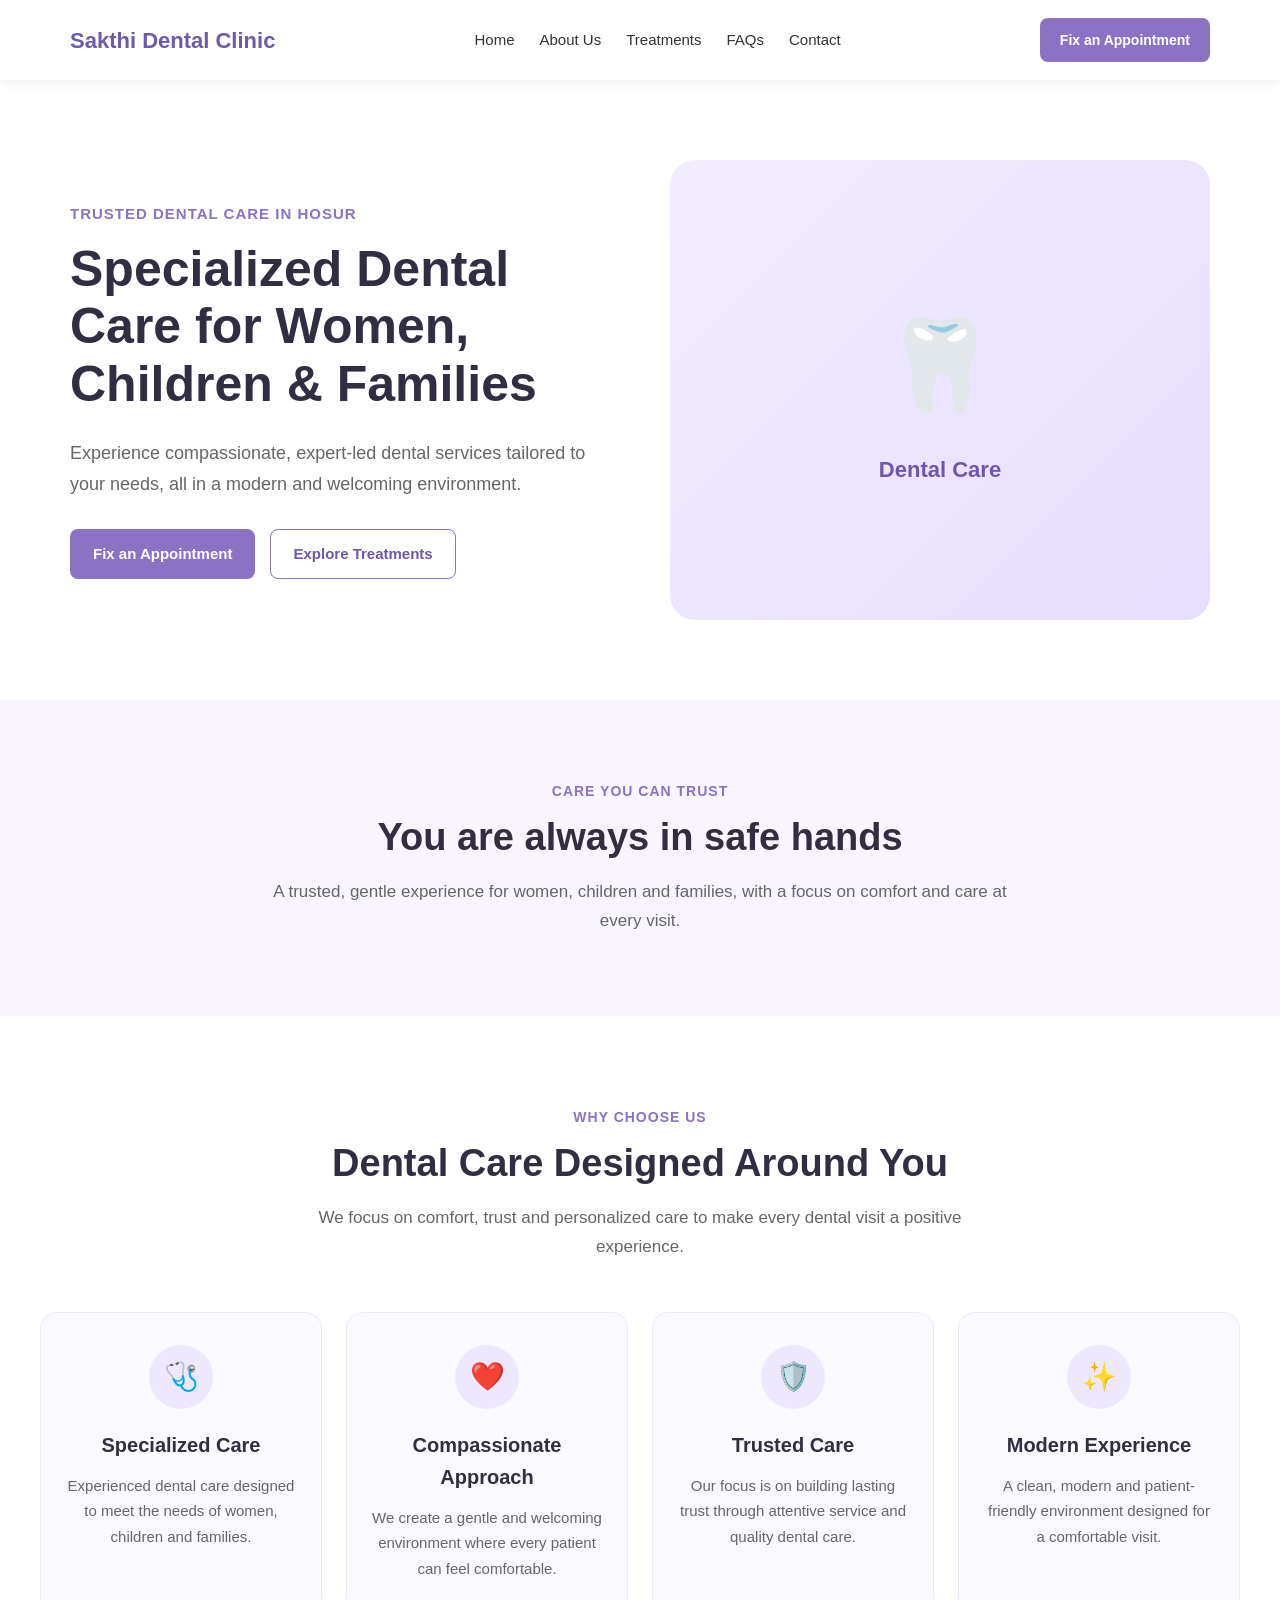
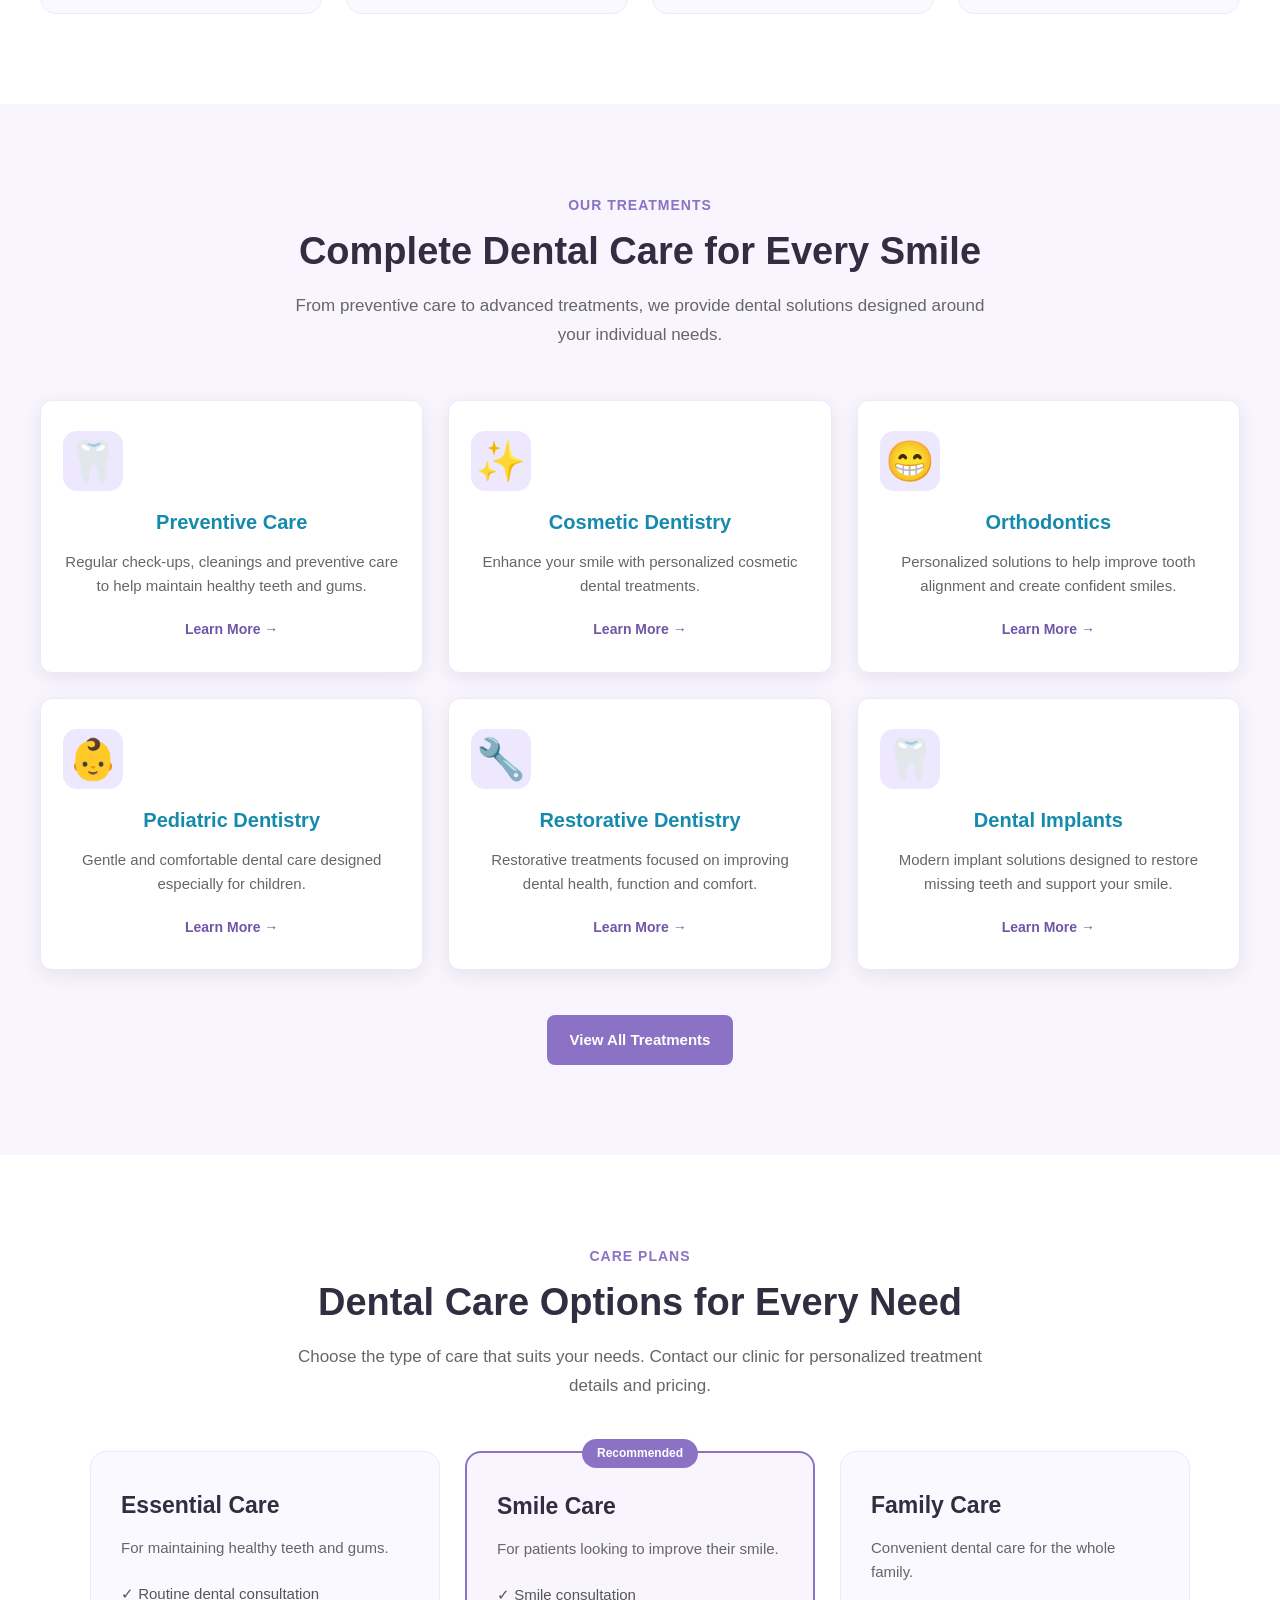
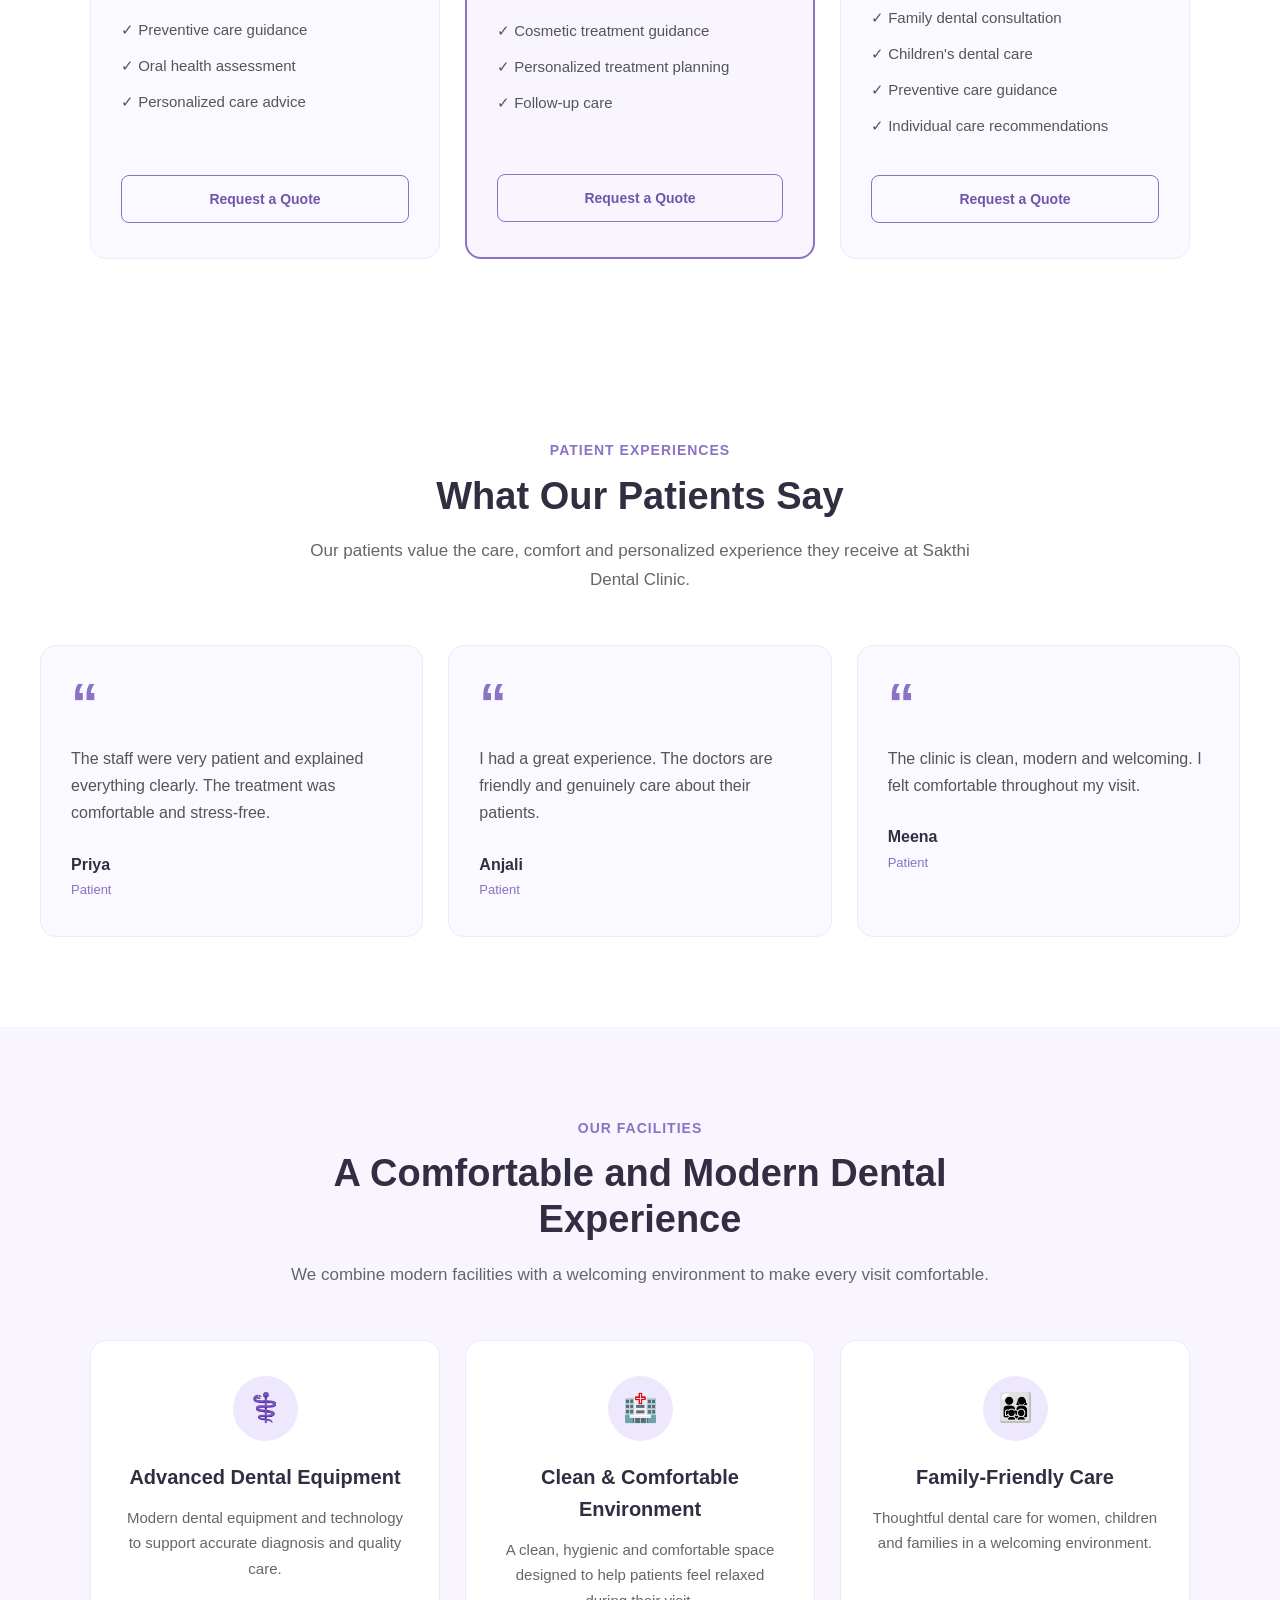
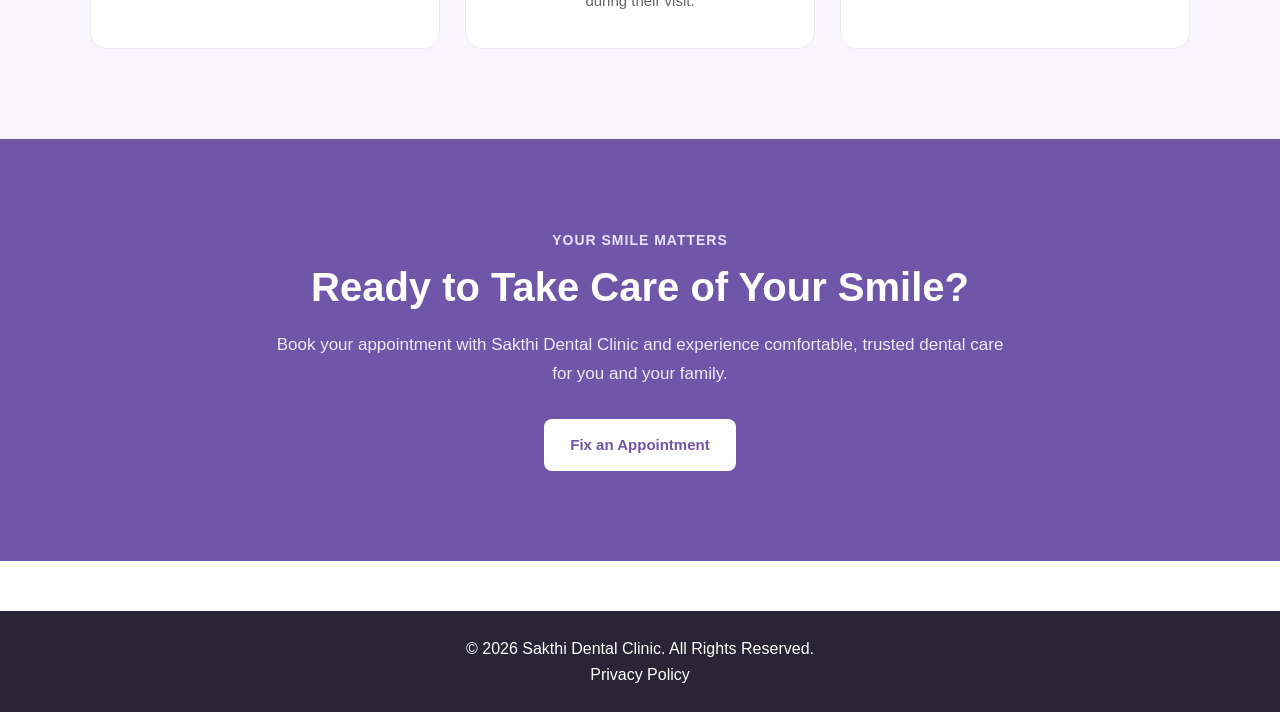
<file: index.html>
<!DOCTYPE html>
<html lang="en">

<head>

    <!-- Basic Page Settings -->
    <meta charset="UTF-8">

    <meta name="viewport" content="width=device-width, initial-scale=1.0">

    <!-- SEO Description -->
    <meta name="description"
        content="Sakthi Dental Clinic provides compassionate dental care for women, children and families in Hosur.">

    <!-- Page Title -->
    <title>Sakthi Dental Clinic | Specialized Dental Care</title>

    <!-- Main CSS -->
    <link rel="stylesheet" href="css/style.css">

    <!-- Responsive CSS -->
    <link rel="stylesheet" href="css/responsive.css">

</head>


<body>


    <!-- =========================================
         HEADER / NAVBAR
    ========================================== -->

    <header>

        <nav class="navbar">

            <!-- Clinic Logo / Name -->

            <div class="logo">

                <a href="index.html">
                    Sakthi Dental Clinic
                </a>

            </div>


            <!-- Navigation Links -->

            <ul class="nav-links">

                <li>
                    <a href="index.html">Home</a>
                </li>

                <li>
                    <a href="about.html">About Us</a>
                </li>

                <li>
                    <a href="treatments.html">Treatments</a>
                </li>

                <li>
                    <a href="faqs.html">FAQs</a>
                </li>

                <li>
                    <a href="contact.html">Contact</a>
                </li>

            </ul>


            <!-- Appointment CTA -->

            <a href="contact.html" class="appointment-btn">
                Fix an Appointment
            </a>

        </nav>

    </header>



    <!-- =========================================
         MAIN CONTENT
    ========================================== -->

    <main>


        <!-- =========================================
             HERO SECTION
        ========================================== -->

        <section class="hero">

            <div class="hero-content">

                <p class="hero-tag">
                    Trusted Dental Care in Hosur
                </p>

                <h1>
                    Specialized Dental Care for
                    Women, Children & Families
                </h1>

                <p class="hero-description">
                    Experience compassionate, expert-led dental services
                    tailored to your needs, all in a modern and welcoming
                    environment.
                </p>


                <div class="hero-buttons">

                    <a href="contact.html" class="primary-btn">
                        Fix an Appointment
                    </a>

                    <a href="treatments.html" class="secondary-btn">
                        Explore Treatments
                    </a>

                </div>

            </div>


            <div class="hero-image">

                <div class="image-placeholder">

                    <span>🦷</span>

                    <p>
                        Dental Care
                    </p>

                </div>

            </div>

        </section>



        <!-- =========================================
             SAFE HANDS SECTION
        ========================================== -->

        <section class="safe-hands">

            <div class="safe-hands-content">

                <p class="section-tag">
                    CARE YOU CAN TRUST
                </p>

                <h2>
                    You are always in safe hands
                </h2>

                <p>
                    A trusted, gentle experience for women, children
                    and families, with a focus on comfort and care
                    at every visit.
                </p>

            </div>

        </section>



        <!-- =========================================
             WHY CHOOSE US SECTION
        ========================================== -->

        <section class="why-choose">

            <div class="section-heading">

                <p class="section-tag">
                    WHY CHOOSE US
                </p>

                <h2>
                    Dental Care Designed Around You
                </h2>

                <p>
                    We focus on comfort, trust and personalized care
                    to make every dental visit a positive experience.
                </p>

            </div>


            <div class="why-cards">


                <!-- Card 1 -->

                <div class="why-card">

                    <div class="why-icon">
                        🩺
                    </div>

                    <h3>
                        Specialized Care
                    </h3>

                    <p>
                        Experienced dental care designed to meet
                        the needs of women, children and families.
                    </p>

                </div>


                <!-- Card 2 -->

                <div class="why-card">

                    <div class="why-icon">
                        ❤️
                    </div>

                    <h3>
                        Compassionate Approach
                    </h3>

                    <p>
                        We create a gentle and welcoming environment
                        where every patient can feel comfortable.
                    </p>

                </div>


                <!-- Card 3 -->

                <div class="why-card">

                    <div class="why-icon">
                        🛡️
                    </div>

                    <h3>
                        Trusted Care
                    </h3>

                    <p>
                        Our focus is on building lasting trust through
                        attentive service and quality dental care.
                    </p>

                </div>


                <!-- Card 4 -->

                <div class="why-card">

                    <div class="why-icon">
                        ✨
                    </div>

                    <h3>
                        Modern Experience
                    </h3>

                    <p>
                        A clean, modern and patient-friendly environment
                        designed for a comfortable visit.
                    </p>

                </div>

            </div>

        </section>



        <!-- =========================================
             FEATURED TREATMENTS SECTION
        ========================================== -->

        <section class="treatments-section">

            <div class="section-heading">

                <p class="section-tag">
                    OUR TREATMENTS
                </p>

                <h2>
                    Complete Dental Care for Every Smile
                </h2>

                <p>
                    From preventive care to advanced treatments,
                    we provide dental solutions designed around
                    your individual needs.
                </p>

            </div>


            <div class="treatment-cards">


                <!-- Treatment 1 -->

                <div class="treatment-card">

                    <div class="treatment-icon">
                        🦷
                    </div>

                    <h3>
                        Preventive Care
                    </h3>

                    <p>
                        Regular check-ups, cleanings and preventive
                        care to help maintain healthy teeth and gums.
                    </p>

                    <a href="treatments.html">
                        Learn More →
                    </a>

                </div>


                <!-- Treatment 2 -->

                <div class="treatment-card">

                    <div class="treatment-icon">
                        ✨
                    </div>

                    <h3>
                        Cosmetic Dentistry
                    </h3>

                    <p>
                        Enhance your smile with personalized cosmetic
                        dental treatments.
                    </p>

                    <a href="treatments.html">
                        Learn More →
                    </a>

                </div>


                <!-- Treatment 3 -->

                <div class="treatment-card">

                    <div class="treatment-icon">
                        😁
                    </div>

                    <h3>
                        Orthodontics
                    </h3>

                    <p>
                        Personalized solutions to help improve
                        tooth alignment and create confident smiles.
                    </p>

                    <a href="treatments.html">
                        Learn More →
                    </a>

                </div>


                <!-- Treatment 4 -->

                <div class="treatment-card">

                    <div class="treatment-icon">
                        👶
                    </div>

                    <h3>
                        Pediatric Dentistry
                    </h3>

                    <p>
                        Gentle and comfortable dental care designed
                        especially for children.
                    </p>

                    <a href="treatments.html">
                        Learn More →
                    </a>

                </div>


                <!-- Treatment 5 -->

                <div class="treatment-card">

                    <div class="treatment-icon">
                        🔧
                    </div>

                    <h3>
                        Restorative Dentistry
                    </h3>

                    <p>
                        Restorative treatments focused on improving
                        dental health, function and comfort.
                    </p>

                    <a href="treatments.html">
                        Learn More →
                    </a>

                </div>


                <!-- Treatment 6 -->

                <div class="treatment-card">

                    <div class="treatment-icon">
                        🦷
                    </div>

                    <h3>
                        Dental Implants
                    </h3>

                    <p>
                        Modern implant solutions designed to restore
                        missing teeth and support your smile.
                    </p>

                    <a href="treatments.html">
                        Learn More →
                    </a>

                </div>

            </div>


            <div class="treatments-button">

                <a href="treatments.html" class="primary-btn">
                    View All Treatments
                </a>

            </div>

        </section>



        <!-- =========================================
             PRICING / CARE PLANS SECTION
        ========================================== -->

        <section class="pricing-section">

            <div class="section-heading">

                <p class="section-tag">
                    CARE PLANS
                </p>

                <h2>
                    Dental Care Options for Every Need
                </h2>

                <p>
                    Choose the type of care that suits your needs.
                    Contact our clinic for personalized treatment
                    details and pricing.
                </p>

            </div>


            <div class="pricing-cards">


                <!-- Plan 1 -->

                <div class="pricing-card">

                    <h3>
                        Essential Care
                    </h3>

                    <p class="pricing-description">
                        For maintaining healthy teeth and gums.
                    </p>

                    <ul>

                        <li>
                            ✓ Routine dental consultation
                        </li>

                        <li>
                            ✓ Preventive care guidance
                        </li>

                        <li>
                            ✓ Oral health assessment
                        </li>

                        <li>
                            ✓ Personalized care advice
                        </li>

                    </ul>

                    <a href="contact.html" class="pricing-btn">
                        Request a Quote
                    </a>

                </div>



                <!-- Plan 2 -->

                <div class="pricing-card featured-plan">

                    <div class="popular-label">
                        Recommended
                    </div>

                    <h3>
                        Smile Care
                    </h3>

                    <p class="pricing-description">
                        For patients looking to improve their smile.
                    </p>

                    <ul>

                        <li>
                            ✓ Smile consultation
                        </li>

                        <li>
                            ✓ Cosmetic treatment guidance
                        </li>

                        <li>
                            ✓ Personalized treatment planning
                        </li>

                        <li>
                            ✓ Follow-up care
                        </li>

                    </ul>

                    <a href="contact.html" class="pricing-btn">
                        Request a Quote
                    </a>

                </div>



                <!-- Plan 3 -->

                <div class="pricing-card">

                    <h3>
                        Family Care
                    </h3>

                    <p class="pricing-description">
                        Convenient dental care for the whole family.
                    </p>

                    <ul>

                        <li>
                            ✓ Family dental consultation
                        </li>

                        <li>
                            ✓ Children's dental care
                        </li>

                        <li>
                            ✓ Preventive care guidance
                        </li>

                        <li>
                            ✓ Individual care recommendations
                        </li>

                    </ul>

                    <a href="contact.html" class="pricing-btn">
                        Request a Quote
                    </a>

                </div>

            </div>

        </section>



        <!-- =========================================
             TESTIMONIALS SECTION
        ========================================== -->

        <section class="testimonials-section">

            <div class="section-heading">

                <p class="section-tag">
                    PATIENT EXPERIENCES
                </p>

                <h2>
                    What Our Patients Say
                </h2>

                <p>
                    Our patients value the care, comfort and
                    personalized experience they receive at
                    Sakthi Dental Clinic.
                </p>

            </div>


            <div class="testimonial-cards">


                <!-- Testimonial 1 -->

                <div class="testimonial-card">

                    <div class="quote-mark">
                        “
                    </div>

                    <p class="testimonial-text">
                        The staff were very patient and explained
                        everything clearly. The treatment was
                        comfortable and stress-free.
                    </p>

                    <div class="testimonial-author">

                        <strong>
                            Priya
                        </strong>

                        <span>
                            Patient
                        </span>

                    </div>

                </div>


                <!-- Testimonial 2 -->

                <div class="testimonial-card">

                    <div class="quote-mark">
                        “
                    </div>

                    <p class="testimonial-text">
                        I had a great experience. The doctors are
                        friendly and genuinely care about their
                        patients.
                    </p>

                    <div class="testimonial-author">

                        <strong>
                            Anjali
                        </strong>

                        <span>
                            Patient
                        </span>

                    </div>

                </div>


                <!-- Testimonial 3 -->

                <div class="testimonial-card">

                    <div class="quote-mark">
                        “
                    </div>

                    <p class="testimonial-text">
                        The clinic is clean, modern and welcoming.
                        I felt comfortable throughout my visit.
                    </p>

                    <div class="testimonial-author">

                        <strong>
                            Meena
                        </strong>

                        <span>
                            Patient
                        </span>

                    </div>

                </div>

            </div>

        </section>



        <!-- =========================================
             CLINIC FACILITIES SECTION
        ========================================== -->

        <section class="facilities-section">

            <div class="section-heading">

                <p class="section-tag">
                    OUR FACILITIES
                </p>

                <h2>
                    A Comfortable and Modern Dental Experience
                </h2>

                <p>
                    We combine modern facilities with a welcoming
                    environment to make every visit comfortable.
                </p>

            </div>


            <div class="facility-cards">


                <!-- Facility 1 -->

                <div class="facility-card">

                    <div class="facility-icon">
                        ⚕️
                    </div>

                    <h3>
                        Advanced Dental Equipment
                    </h3>

                    <p>
                        Modern dental equipment and technology to
                        support accurate diagnosis and quality care.
                    </p>

                </div>


                <!-- Facility 2 -->

                <div class="facility-card">

                    <div class="facility-icon">
                        🏥
                    </div>

                    <h3>
                        Clean & Comfortable Environment
                    </h3>

                    <p>
                        A clean, hygienic and comfortable space designed
                        to help patients feel relaxed during their visit.
                    </p>

                </div>


                <!-- Facility 3 -->

                <div class="facility-card">

                    <div class="facility-icon">
                        👨‍👩‍👧‍👦
                    </div>

                    <h3>
                        Family-Friendly Care
                    </h3>

                    <p>
                        Thoughtful dental care for women, children and
                        families in a welcoming environment.
                    </p>

                </div>

            </div>

        </section>



        <!-- =========================================
             FINAL CALL TO ACTION
        ========================================== -->

        <section class="final-cta">

            <div class="final-cta-content">

                <p class="section-tag">
                    YOUR SMILE MATTERS
                </p>

                <h2>
                    Ready to Take Care of Your Smile?
                </h2>

                <p>
                    Book your appointment with Sakthi Dental Clinic
                    and experience comfortable, trusted dental care
                    for you and your family.
                </p>

                <a href="contact.html" class="cta-btn">
                    Fix an Appointment
                </a>

            </div>

        </section>


    </main>



    <!-- =========================================
         FOOTER
    ========================================== -->

    <footer>

        <p>
            © 2026 Sakthi Dental Clinic. All Rights Reserved.
        </p>
         <p>
        <a href="privacy.html">Privacy Policy</a>
    </p>

    </footer>



    <!-- =========================================
         JAVASCRIPT
    ========================================== -->

    <script src="js/script.js"></script>

</body>

</html>
</file>
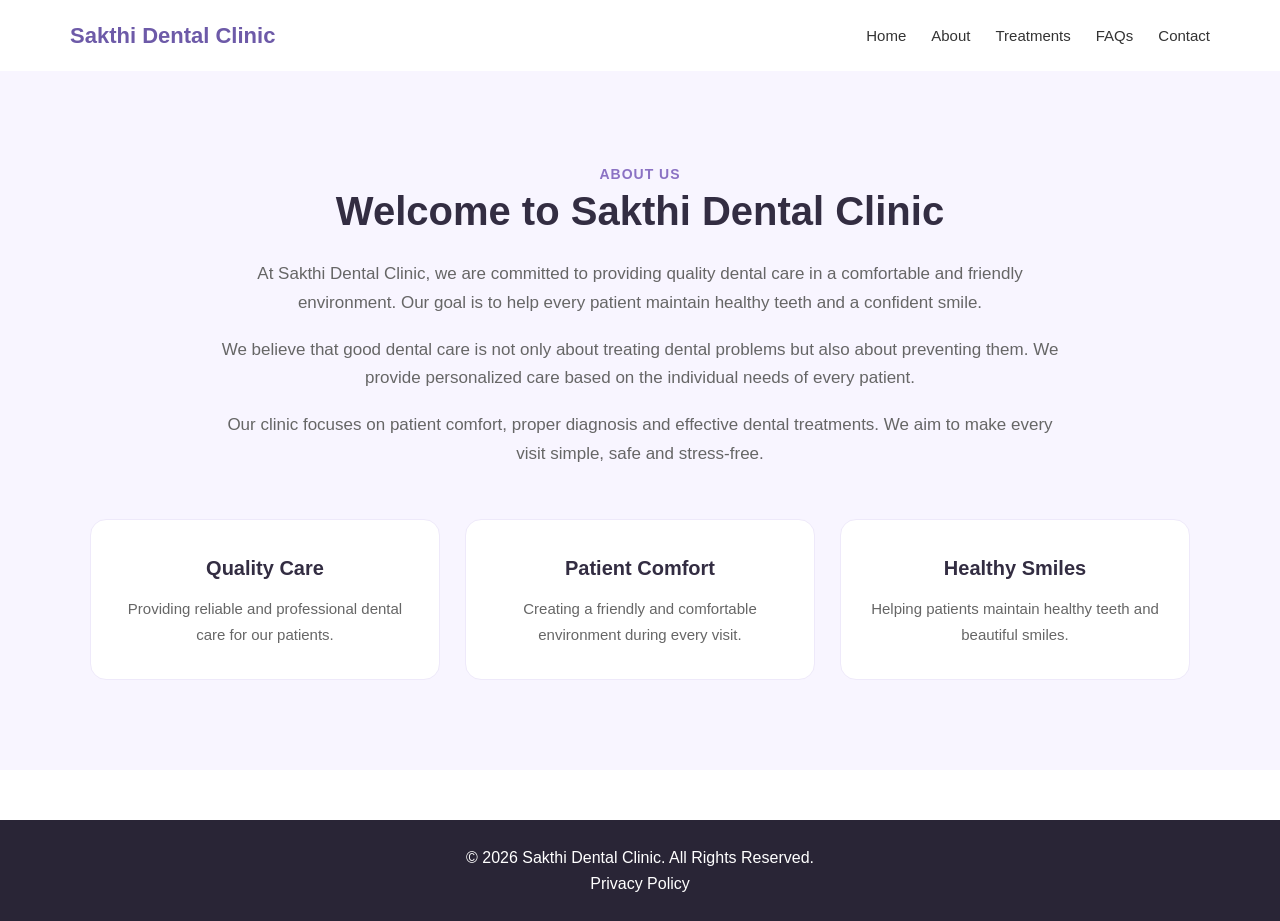
<file: about.html>
<!DOCTYPE html>
<html lang="en">
<head>
    <meta charset="UTF-8">
    <meta name="viewport" content="width=device-width, initial-scale=1.0">

    <title>About | Sakthi Dental Clinic</title>

    <link rel="stylesheet" href="css/style.css">
</head>

<body>

    <!-- Navigation Bar -->
    <nav class="navbar">

        <div class="logo">
            <a href="index.html">Sakthi Dental Clinic</a>
        </div>

        <ul class="nav-links">
            <li><a href="index.html">Home</a></li>
            <li><a href="about.html" class="active">About</a></li>
            <li><a href="treatments.html">Treatments</a></li>
            <li><a href="faqs.html">FAQs</a></li>
            <li><a href="contact.html">Contact</a></li>
        </ul>

    </nav>


    <!-- About Section -->
    <section class="about-page">

        <div class="about-container">

            <div class="about-content">

                <span class="section-tag">ABOUT US</span>

                <h1>Welcome to Sakthi Dental Clinic</h1>

                <p>
                    At Sakthi Dental Clinic, we are committed to providing
                    quality dental care in a comfortable and friendly
                    environment. Our goal is to help every patient maintain
                    healthy teeth and a confident smile.
                </p>

                <p>
                    We believe that good dental care is not only about
                    treating dental problems but also about preventing them.
                    We provide personalized care based on the individual
                    needs of every patient.
                </p>

                <p>
                    Our clinic focuses on patient comfort, proper diagnosis
                    and effective dental treatments. We aim to make every
                    visit simple, safe and stress-free.
                </p>

                <div class="about-features">

                    <div class="feature-box">
                        <h3>Quality Care</h3>
                        <p>
                            Providing reliable and professional dental care
                            for our patients.
                        </p>
                    </div>

                    <div class="feature-box">
                        <h3>Patient Comfort</h3>
                        <p>
                            Creating a friendly and comfortable environment
                            during every visit.
                        </p>
                    </div>

                    <div class="feature-box">
                        <h3>Healthy Smiles</h3>
                        <p>
                            Helping patients maintain healthy teeth and
                            beautiful smiles.
                        </p>
                    </div>

                </div>

            </div>

        </div>

    </section>


    <!-- Footer -->
    <footer class="footer">

        <p>
            &copy; 2026 Sakthi Dental Clinic. All Rights Reserved.
        </p>
        <p>
        <a href="privacy.html">Privacy Policy</a>
    </p>

    </footer>

</body>
</html>
</file>
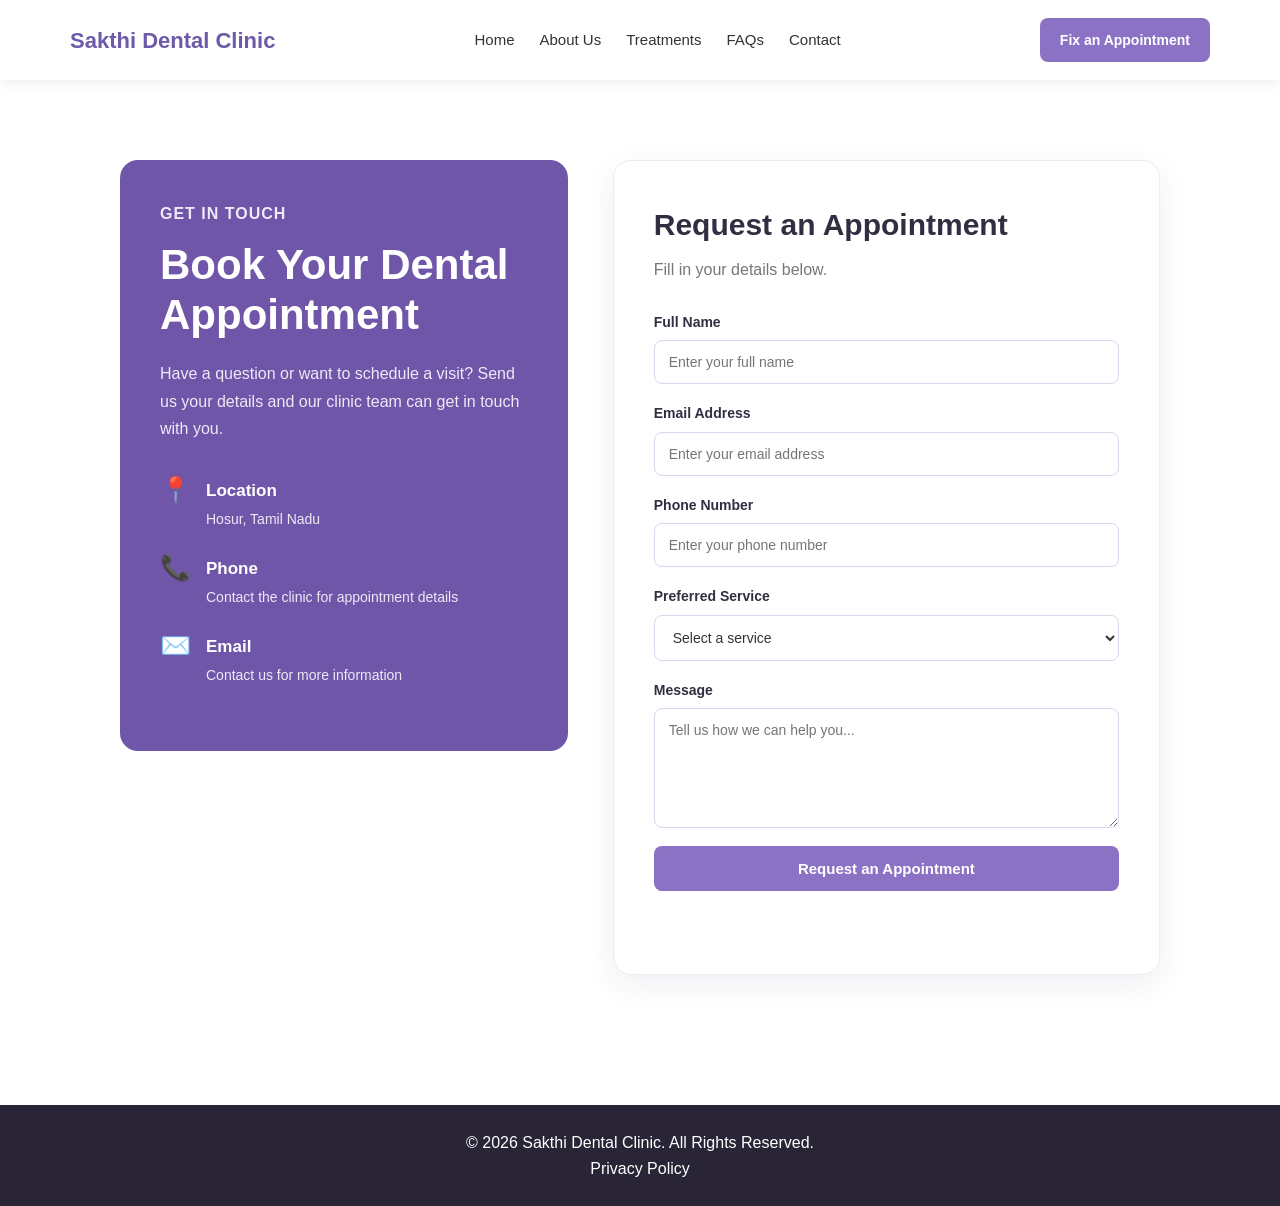
<file: contact.html>
<!DOCTYPE html>
<html lang="en">

<head>

    <meta charset="UTF-8">

    <meta name="viewport" content="width=device-width, initial-scale=1.0">

    <meta name="description"
        content="Book an appointment with Sakthi Dental Clinic in Hosur.">

    <title>Contact | Sakthi Dental Clinic</title>

    <!-- Main CSS -->
    <link rel="stylesheet" href="css/style.css">

    <!-- Responsive CSS -->
    <link rel="stylesheet" href="css/responsive.css">
    

</head>


<body>


    <!-- =========================================
         HEADER
    ========================================== -->

    <header>

        <nav class="navbar">

            <div class="logo">

                <a href="index.html">
                    Sakthi Dental Clinic
                </a>

            </div>


            <ul class="nav-links">

                <li>
                    <a href="index.html">
                        Home
                    </a>
                </li>

                <li>
                    <a href="about.html">
                        About Us
                    </a>
                </li>

                <li>
                    <a href="treatments.html">
                        Treatments
                    </a>
                </li>

                <li>
                    <a href="faqs.html">
                        FAQs
                    </a>
                </li>

                <li>
                    <a href="contact.html">
                        Contact
                    </a>
                </li>

            </ul>


            <a href="contact.html" class="appointment-btn">
                Fix an Appointment
            </a>

        </nav>

    </header>



    <!-- =========================================
         CONTACT / APPOINTMENT SECTION
    ========================================== -->

    <main>

        <section class="contact-section">


            <!-- Contact Information -->

            <div class="contact-info">

                <p class="section-tag">
                    GET IN TOUCH
                </p>

                <h1>
                    Book Your Dental Appointment
                </h1>

                <p>
                    Have a question or want to schedule a visit?
                    Send us your details and our clinic team can
                    get in touch with you.
                </p>


                <div class="contact-details">

                    <div class="contact-item">

                        <span>
                            📍
                        </span>

                        <div>

                            <h3>
                                Location
                            </h3>

                            <p>
                                Hosur, Tamil Nadu
                            </p>

                        </div>

                    </div>


                    <div class="contact-item">

                        <span>
                            📞
                        </span>

                        <div>

                            <h3>
                                Phone
                            </h3>

                            <p>
                                Contact the clinic for appointment details
                            </p>

                        </div>

                    </div>


                    <div class="contact-item">

                        <span>
                            ✉️
                        </span>

                        <div>

                            <h3>
                                Email
                            </h3>

                            <p>
                                Contact us for more information
                            </p>

                        </div>

                    </div>

                </div>

            </div>



            <!-- Lead Capture Form -->

            <div class="contact-form-container">

                <h2>
                    Request an Appointment
                </h2>

                <p>
                    Fill in your details below.
                </p>


                <form id="appointmentForm"
      action="https://formspree.io/f/xzepwkwd"
      method="POST">
                    <!-- Name -->

                    <div class="form-group">

                        <label for="name">
                            Full Name
                        </label>

                        <input
                            type="text"
                            id="name"
                            name="name"
                            placeholder="Enter your full name"
                            required>

                    </div>


                    <!-- Email -->

                    <div class="form-group">

                        <label for="email">
                            Email Address
                        </label>

                        <input
                            type="email"
                            id="email"
                            name="email"
                            placeholder="Enter your email address"
                            required>

                    </div>


                    <!-- Phone -->

                    <div class="form-group">

                        <label for="phone">
                            Phone Number
                        </label>

                        <input
                            type="tel"
                            id="phone"
                            name="phone"
                            placeholder="Enter your phone number"
                            required>

                    </div>


                    <!-- Service -->

                    <div class="form-group">

                        <label for="service">
                            Preferred Service
                        </label>

                        <select id="service" name="service" required>

                            <option value="">
                                Select a service
                            </option>

                            <option value="preventive">
                                Preventive Care
                            </option>

                            <option value="cosmetic">
                                Cosmetic Dentistry
                            </option>

                            <option value="orthodontics">
                                Orthodontics
                            </option>

                            <option value="pediatric">
                                Pediatric Dentistry
                            </option>

                            <option value="restorative">
                                Restorative Dentistry
                            </option>

                            <option value="implants">
                                Dental Implants
                            </option>

                        </select>

                    </div>


                    <!-- Message -->

                    <div class="form-group">

                        <label for="message">
                            Message
                        </label>

                        <textarea
                            id="message"
                            name="message"
                            rows="5"
                            placeholder="Tell us how we can help you..."></textarea>

                    </div>
                    

                    <!-- Submit Button -->

                    <button
                        type="submit"
                        class="form-submit">

                        Request an Appointment

                    </button>


                    <!-- Success Message -->

                    <p
                        id="form-message"
                        class="form-message">
                    </p>

                </form>

            </div>

        </section>

    </main>



    <!-- =========================================
         FOOTER
    ========================================== -->

    <footer>

        <p>
            © 2026 Sakthi Dental Clinic. All Rights Reserved.
        </p>
        <p>
        <a href="privacy.html">Privacy Policy</a>
    </p>

    </footer>



    <!-- JavaScript -->

    

</body>

</html>
</file>
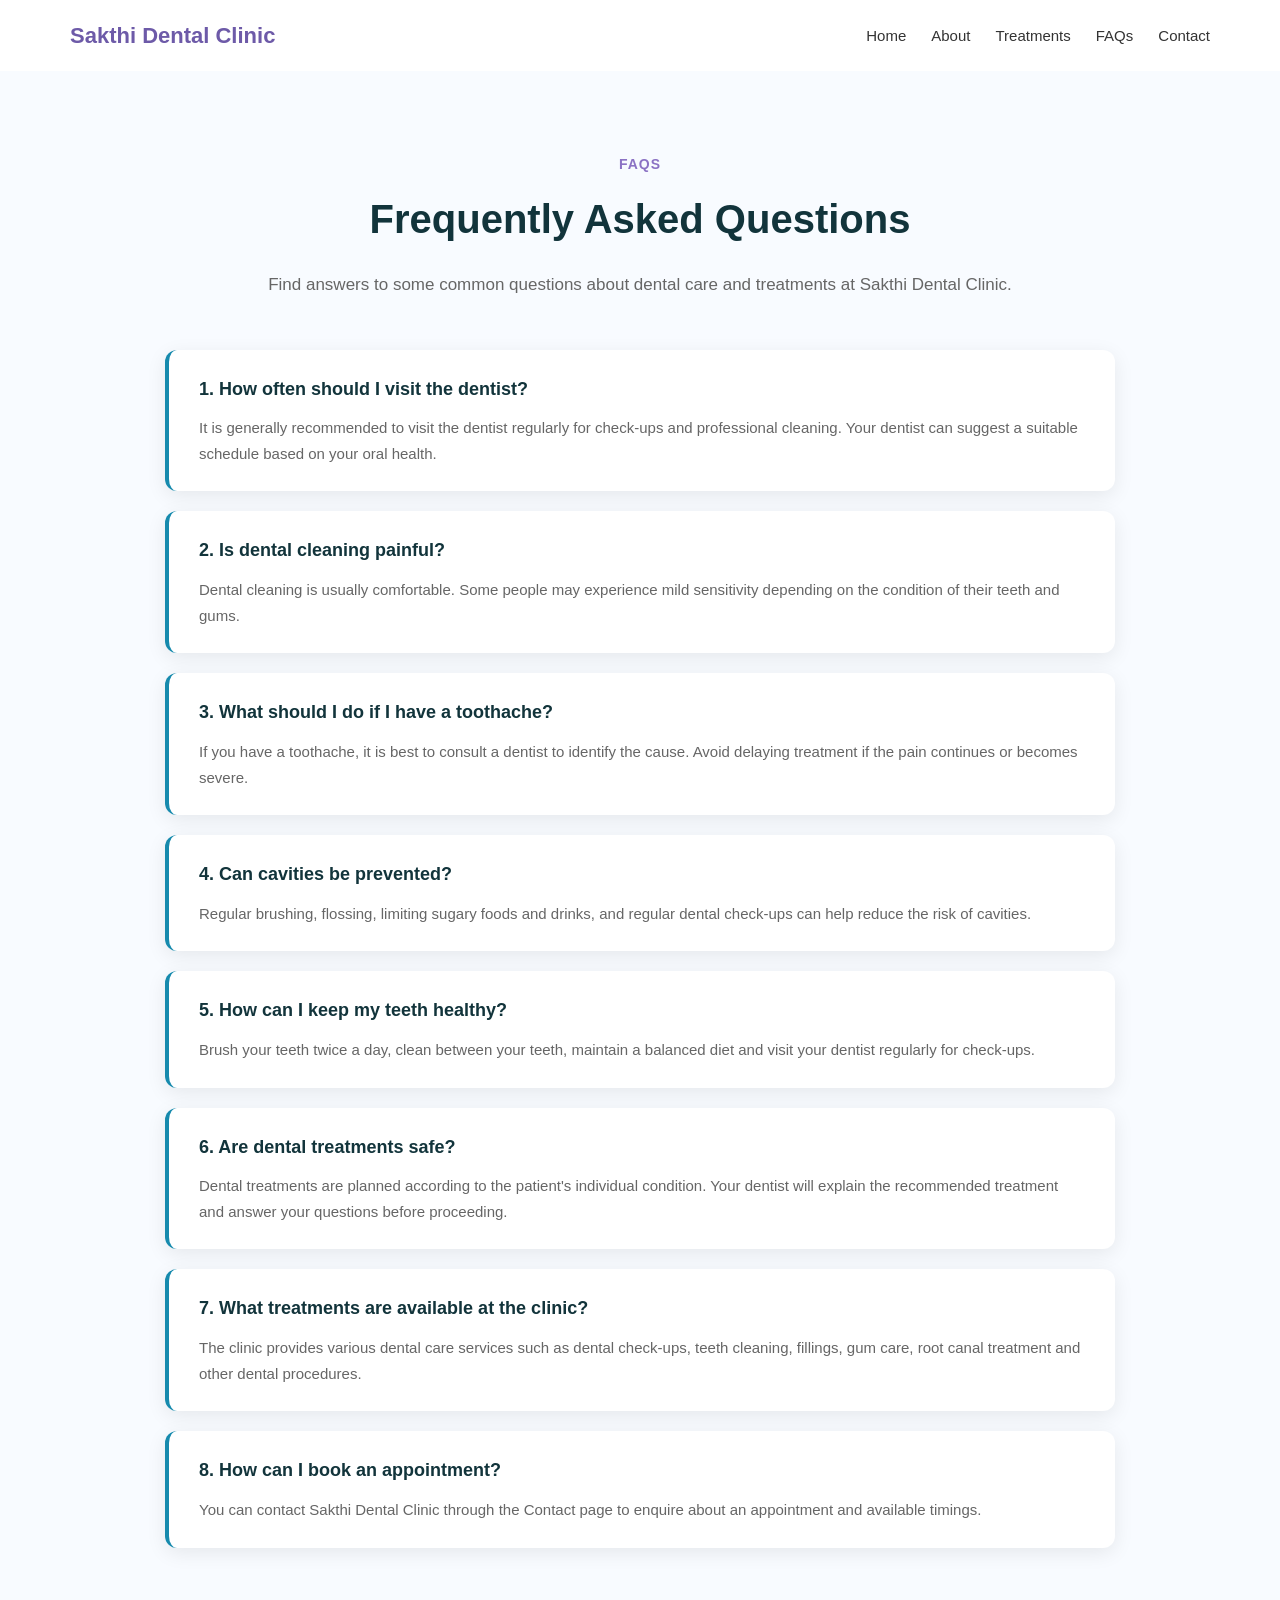
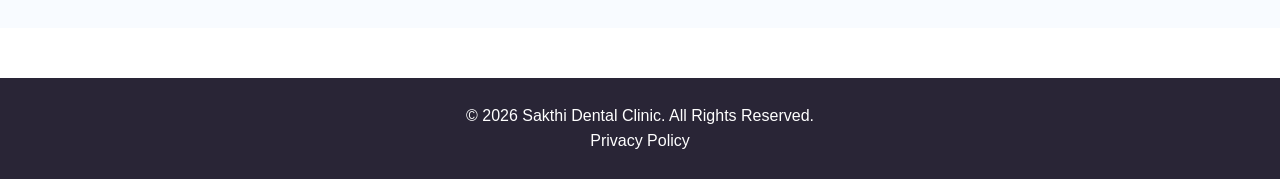
<file: faqs.html>
<!DOCTYPE html>
<html lang="en">
<head>
    <meta charset="UTF-8">
    <meta name="viewport" content="width=device-width, initial-scale=1.0">

    <title>FAQs | Sakthi Dental Clinic</title>

    <link rel="stylesheet" href="css/style.css">
</head>

<body>

    <!-- Navigation Bar -->
    <nav class="navbar">

        <div class="logo">
            <a href="index.html">Sakthi Dental Clinic</a>
        </div>

        <ul class="nav-links">
            <li><a href="index.html">Home</a></li>
            <li><a href="about.html">About</a></li>
            <li><a href="treatments.html">Treatments</a></li>
            <li><a href="faqs.html" class="active">FAQs</a></li>
            <li><a href="contact.html">Contact</a></li>
        </ul>

    </nav>


    <!-- FAQs Section -->
    <section class="faq-page">

        <div class="faq-container">

            <div class="faq-heading">

                <span class="section-tag">FAQS</span>

                <h1>Frequently Asked Questions</h1>

                <p>
                    Find answers to some common questions about dental
                    care and treatments at Sakthi Dental Clinic.
                </p>

            </div>


            <!-- FAQ List -->
            <div class="faq-list">

                <div class="faq-item">
                    <h3>1. How often should I visit the dentist?</h3>

                    <p>
                        It is generally recommended to visit the dentist
                        regularly for check-ups and professional cleaning.
                        Your dentist can suggest a suitable schedule based
                        on your oral health.
                    </p>
                </div>


                <div class="faq-item">
                    <h3>2. Is dental cleaning painful?</h3>

                    <p>
                        Dental cleaning is usually comfortable. Some people
                        may experience mild sensitivity depending on the
                        condition of their teeth and gums.
                    </p>
                </div>


                <div class="faq-item">
                    <h3>3. What should I do if I have a toothache?</h3>

                    <p>
                        If you have a toothache, it is best to consult a
                        dentist to identify the cause. Avoid delaying
                        treatment if the pain continues or becomes severe.
                    </p>
                </div>


                <div class="faq-item">
                    <h3>4. Can cavities be prevented?</h3>

                    <p>
                        Regular brushing, flossing, limiting sugary foods
                        and drinks, and regular dental check-ups can help
                        reduce the risk of cavities.
                    </p>
                </div>


                <div class="faq-item">
                    <h3>5. How can I keep my teeth healthy?</h3>

                    <p>
                        Brush your teeth twice a day, clean between your
                        teeth, maintain a balanced diet and visit your
                        dentist regularly for check-ups.
                    </p>
                </div>


                <div class="faq-item">
                    <h3>6. Are dental treatments safe?</h3>

                    <p>
                        Dental treatments are planned according to the
                        patient's individual condition. Your dentist will
                        explain the recommended treatment and answer your
                        questions before proceeding.
                    </p>
                </div>


                <div class="faq-item">
                    <h3>7. What treatments are available at the clinic?</h3>

                    <p>
                        The clinic provides various dental care services
                        such as dental check-ups, teeth cleaning, fillings,
                        gum care, root canal treatment and other dental
                        procedures.
                    </p>
                </div>


                <div class="faq-item">
                    <h3>8. How can I book an appointment?</h3>

                    <p>
                        You can contact Sakthi Dental Clinic through the
                        Contact page to enquire about an appointment and
                        available timings.
                    </p>
                </div>

            </div>

        </div>

    </section>


    <!-- Footer -->
    <footer class="footer">

        <p>
            &copy; 2026 Sakthi Dental Clinic. All Rights Reserved.
        </p>
        <p>
        <a href="privacy.html">Privacy Policy</a>
    </p>

    </footer>

</body>
</html>
</file>
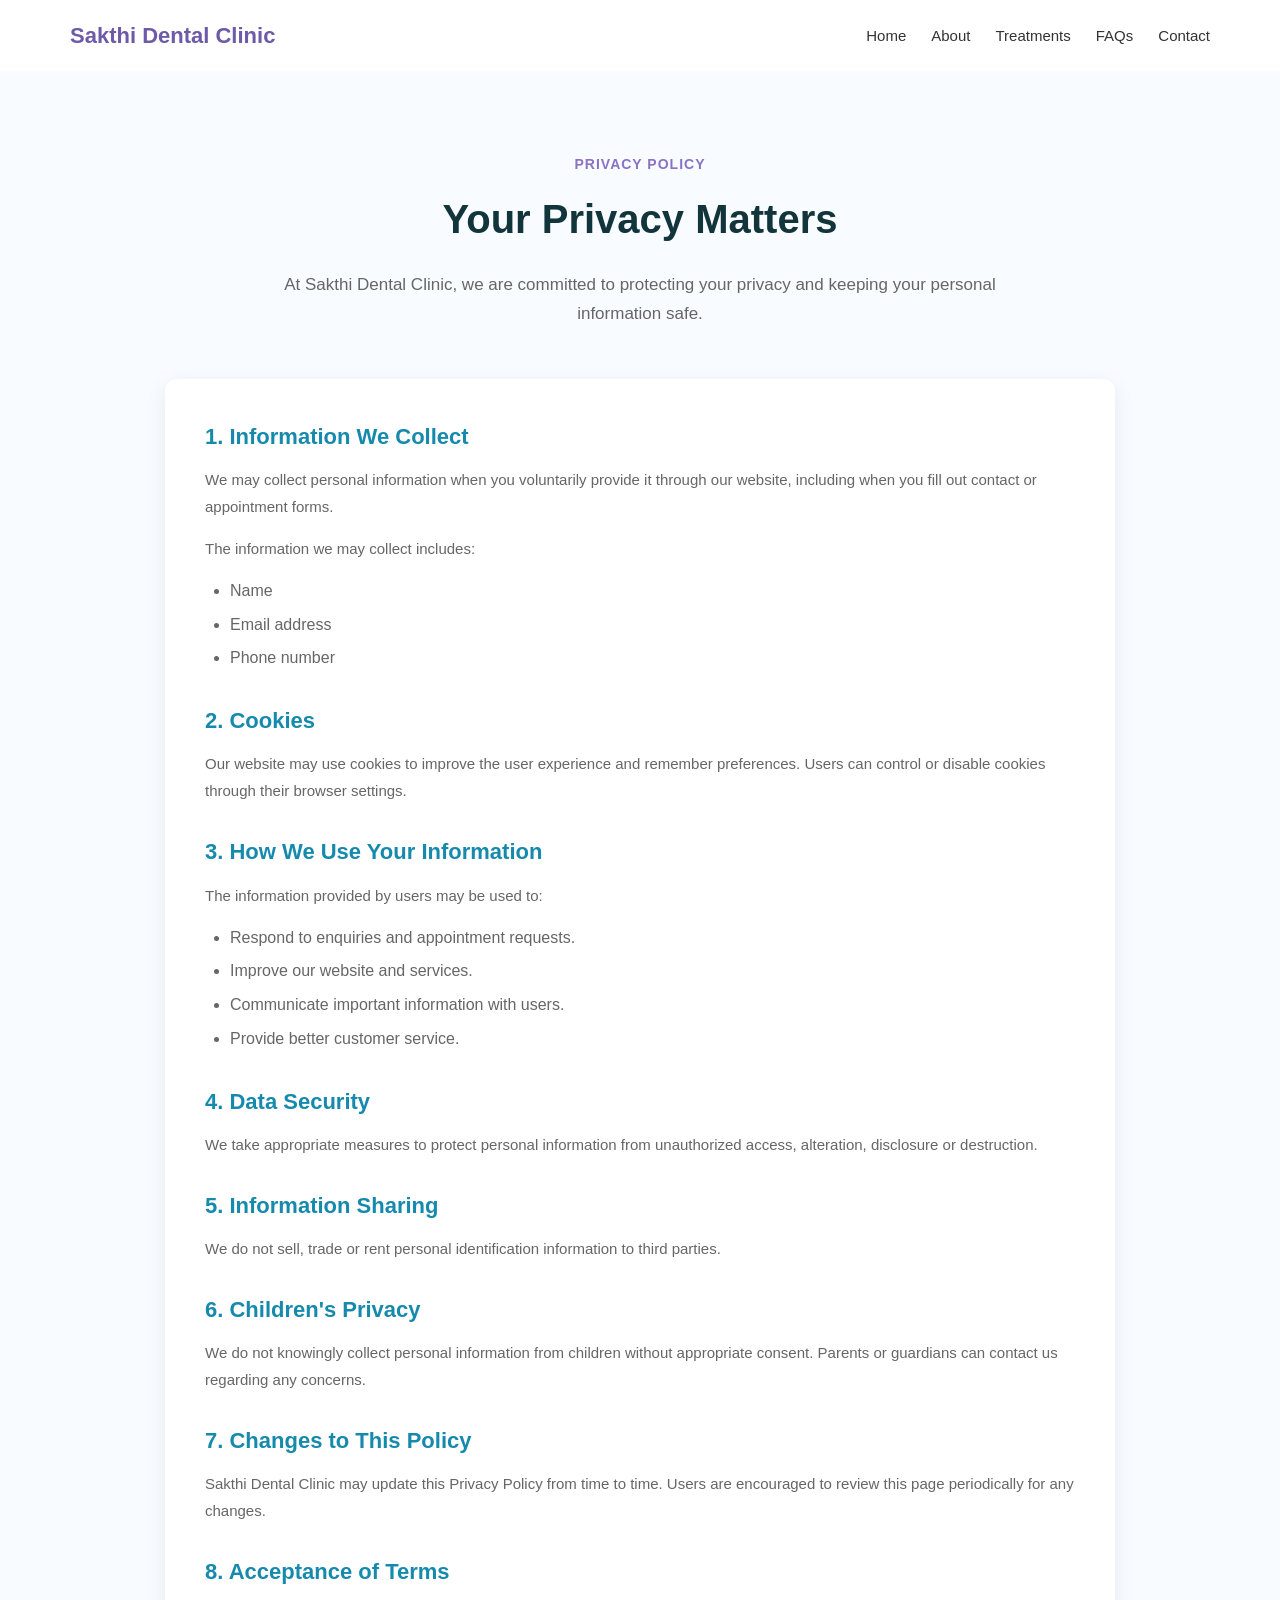
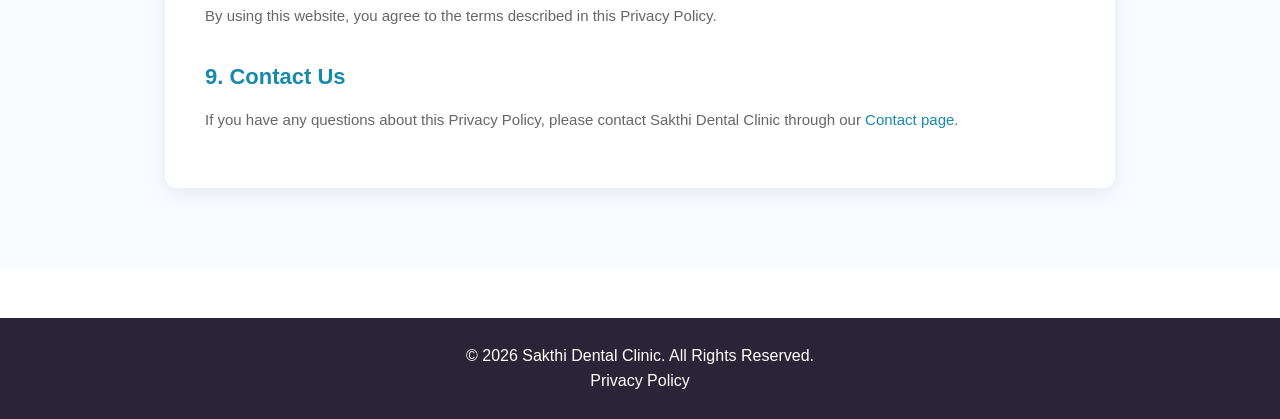
<file: privacy.html>
<!DOCTYPE html>
<html lang="en">
<head>
    <meta charset="UTF-8">
    <meta name="viewport" content="width=device-width, initial-scale=1.0">

    <title>Privacy Policy | Sakthi Dental Clinic</title>

    <link rel="stylesheet" href="css/style.css">
</head>

<body>

    <!-- Navigation Bar -->
    <nav class="navbar">

        <div class="logo">
            <a href="index.html">Sakthi Dental Clinic</a>
        </div>

        <ul class="nav-links">
            <li><a href="index.html">Home</a></li>
            <li><a href="about.html">About</a></li>
            <li><a href="treatments.html">Treatments</a></li>
            <li><a href="faqs.html">FAQs</a></li>
            <li><a href="contact.html">Contact</a></li>
        </ul>

    </nav>


    <!-- Privacy Policy Section -->
    <section class="privacy-page">

        <div class="privacy-container">

            <div class="privacy-heading">

                <span class="section-tag">PRIVACY POLICY</span>

                <h1>Your Privacy Matters</h1>

                <p>
                    At Sakthi Dental Clinic, we are committed to protecting
                    your privacy and keeping your personal information safe.
                </p>

            </div>


            <div class="privacy-content">

                <h2>1. Information We Collect</h2>

                <p>
                    We may collect personal information when you voluntarily
                    provide it through our website, including when you fill
                    out contact or appointment forms.
                </p>

                <p>
                    The information we may collect includes:
                </p>

                <ul>
                    <li>Name</li>
                    <li>Email address</li>
                    <li>Phone number</li>
                </ul>


                <h2>2. Cookies</h2>

                <p>
                    Our website may use cookies to improve the user experience
                    and remember preferences. Users can control or disable
                    cookies through their browser settings.
                </p>


                <h2>3. How We Use Your Information</h2>

                <p>
                    The information provided by users may be used to:
                </p>

                <ul>
                    <li>Respond to enquiries and appointment requests.</li>
                    <li>Improve our website and services.</li>
                    <li>Communicate important information with users.</li>
                    <li>Provide better customer service.</li>
                </ul>


                <h2>4. Data Security</h2>

                <p>
                    We take appropriate measures to protect personal
                    information from unauthorized access, alteration,
                    disclosure or destruction.
                </p>


                <h2>5. Information Sharing</h2>

                <p>
                    We do not sell, trade or rent personal identification
                    information to third parties.
                </p>


                <h2>6. Children's Privacy</h2>

                <p>
                    We do not knowingly collect personal information from
                    children without appropriate consent. Parents or
                    guardians can contact us regarding any concerns.
                </p>


                <h2>7. Changes to This Policy</h2>

                <p>
                    Sakthi Dental Clinic may update this Privacy Policy from
                    time to time. Users are encouraged to review this page
                    periodically for any changes.
                </p>


                <h2>8. Acceptance of Terms</h2>

                <p>
                    By using this website, you agree to the terms described
                    in this Privacy Policy.
                </p>


                <h2>9. Contact Us</h2>

                <p>
                    If you have any questions about this Privacy Policy,
                    please contact Sakthi Dental Clinic through our
                    <a href="contact.html">Contact page</a>.
                </p>

            </div>

        </div>

    </section>


    <!-- Footer -->
    <footer class="footer">

        <p>
            &copy; 2026 Sakthi Dental Clinic. All Rights Reserved.
        </p>
        <p>
        <a href="privacy.html">Privacy Policy</a>
    </p>

    </footer>

</body>
</html>
</file>
<file: css/style.css>
/* ==============================
   RESET
================================= */

* {
    margin: 0;
    padding: 0;
    box-sizing: border-box;
}

html {
    scroll-behavior: smooth;
}

body {
    font-family: Arial, sans-serif;
    color: #333333;
    background-color: #ffffff;
    line-height: 1.6;
}

a {
    text-decoration: none;
    color: inherit;
}


/* ==============================
   NAVBAR
================================= */

header {
    width: 100%;
    background-color: #ffffff;

    position: sticky;
    top: 0;
    z-index: 1000;

    box-shadow: 0 2px 12px rgba(0, 0, 0, 0.08);
}

.navbar {
    max-width: 1200px;
    margin: 0 auto;

    padding: 18px 30px;

    display: flex;
    align-items: center;
    justify-content: space-between;

    gap: 30px;
}


/* Logo */

.logo a {
    font-size: 22px;
    font-weight: 700;
    color: #6d5aa8;
}


/* Navigation links */

.nav-links {
    display: flex;
    align-items: center;

    gap: 25px;

    list-style: none;
}

.nav-links a {
    font-size: 15px;
    font-weight: 500;

    color: #333333;

    transition: color 0.3s ease;
}

.nav-links a:hover {
    color: #6d5aa8;
}


/* Appointment button */

.appointment-btn {
    display: inline-block;

    background-color: #8b72c4;
    color: #ffffff;

    padding: 11px 20px;

    border-radius: 8px;

    font-size: 14px;
    font-weight: 600;

    transition: all 0.3s ease;
}

.appointment-btn:hover {
    background-color: #7056a8;

    transform: translateY(-2px);
}


/* ==============================
   FOOTER - TEMPORARY
================================= */

footer {
    margin-top: 50px;
    padding: 25px;

    text-align: center;

    background-color: #292536;
    color: #ffffff;
}
/* ==============================
   HERO SECTION
================================= */

.hero {
    max-width: 1200px;

    margin: 0 auto;

    min-height: 620px;

    padding: 70px 30px;

    display: grid;

    grid-template-columns: 1fr 1fr;

    align-items: center;

    gap: 60px;
}


/* Hero text */

.hero-content {
    max-width: 600px;
}


.hero-tag {
    color: #8b72c4;

    font-size: 15px;

    font-weight: 700;

    text-transform: uppercase;

    letter-spacing: 1px;

    margin-bottom: 15px;
}


.hero h1 {
    color: #332d42;

    font-size: 50px;

    line-height: 1.15;

    margin-bottom: 25px;
}


.hero-description {
    color: #666666;

    font-size: 18px;

    line-height: 1.7;

    max-width: 540px;
}


/* Hero buttons */

.hero-buttons {
    display: flex;

    align-items: center;

    gap: 15px;

    margin-top: 30px;

    flex-wrap: wrap;
}


.primary-btn {
    display: inline-block;

    background-color: #8b72c4;

    color: #ffffff;

    padding: 13px 23px;

    border-radius: 8px;

    font-size: 15px;

    font-weight: 600;

    transition: 0.3s ease;
}


.primary-btn:hover {
    background-color: #7056a8;

    transform: translateY(-2px);
}


.secondary-btn {
    display: inline-block;

    padding: 12px 22px;

    border: 1px solid #8b72c4;

    border-radius: 8px;

    color: #7056a8;

    font-size: 15px;

    font-weight: 600;

    transition: 0.3s ease;
}


.secondary-btn:hover {
    background-color: #f2edff;
}


/* Temporary image */

.hero-image {
    width: 100%;
}


.image-placeholder {
    height: 460px;

    border-radius: 25px;

    background: linear-gradient(
        135deg,
        #f2edff,
        #e7ddff
    );

    display: flex;

    flex-direction: column;

    align-items: center;

    justify-content: center;

    color: #7056a8;
}


.image-placeholder span {
    font-size: 90px;

    margin-bottom: 15px;
}


.image-placeholder p {
    font-size: 22px;

    font-weight: 600;
}
/* ==============================
   SAFE HANDS SECTION
================================= */

.safe-hands {
    padding: 80px 30px;

    background-color: #f8f5ff;

    text-align: center;
}


.safe-hands-content {
    max-width: 750px;

    margin: 0 auto;
}


.section-tag {
    color: #8b72c4;

    font-size: 14px;

    font-weight: 700;

    text-transform: uppercase;

    letter-spacing: 1px;

    margin-bottom: 12px;
}


.safe-hands h2 {
    color: #332d42;

    font-size: 38px;

    line-height: 1.2;

    margin-bottom: 18px;
}


.safe-hands p:not(.section-tag) {
    color: #666666;

    font-size: 17px;

    line-height: 1.7;
}
/* =================================
   WHY CHOOSE US SECTION
================================= */

.why-choose {
    padding: 90px 30px;

    background-color: #ffffff;
}


.section-heading {
    max-width: 700px;

    margin: 0 auto 50px;

    text-align: center;
}


.section-heading h2 {
    color: #332d42;

    font-size: 38px;

    line-height: 1.2;

    margin-bottom: 18px;
}


.section-heading > p:last-child {
    color: #666666;

    font-size: 17px;

    line-height: 1.7;
}


/* Cards container */

.why-cards {
    max-width: 1200px;

    margin: 0 auto;

    display: grid;

    grid-template-columns: repeat(4, 1fr);

    gap: 24px;
}


/* Individual card */

.why-card {
    padding: 32px 25px;

    background-color: #faf9ff;

    border: 1px solid #eee9fa;

    border-radius: 16px;

    text-align: center;

    transition: all 0.3s ease;
}


.why-card:hover {
    transform: translateY(-6px);

    box-shadow: 0 12px 30px rgba(80, 60, 120, 0.12);
}


/* Card icon */

.why-icon {
    width: 64px;

    height: 64px;

    margin: 0 auto 20px;

    border-radius: 50%;

    background-color: #eee8ff;

    display: flex;

    align-items: center;

    justify-content: center;

    font-size: 28px;
}


/* Card heading */

.why-card h3 {
    color: #332d42;

    font-size: 20px;

    margin-bottom: 12px;
}


/* Card description */

.why-card p {
    color: #666666;

    font-size: 15px;

    line-height: 1.7;
}
/* =================================
   FEATURED TREATMENTS
================================= */

.treatments-section {
    padding: 90px 30px;

    background-color: #f8f5ff;
}


/* Treatment cards */

.treatment-cards {
    max-width: 1200px;

    margin: 0 auto;

    display: grid;

    grid-template-columns: repeat(3, 1fr);

    gap: 25px;
}


.treatment-card {
    padding: 32px 28px;

    background-color: #ffffff;

    border: 1px solid #eee9fa;

    border-radius: 16px;

    transition: all 0.3s ease;
}


.treatment-card:hover {
    transform: translateY(-6px);

    box-shadow: 0 12px 30px rgba(80, 60, 120, 0.12);
}


/* Treatment icon */

.treatment-icon {
    width: 60px;

    height: 60px;

    margin-bottom: 20px;

    border-radius: 14px;

    background-color: #eee8ff;

    display: flex;

    align-items: center;

    justify-content: center;

    font-size: 28px;
}


/* Treatment heading */

.treatment-card h3 {
    color: #332d42;

    font-size: 20px;

    margin-bottom: 12px;
}


/* Treatment description */

.treatment-card p {
    color: #666666;

    font-size: 15px;

    line-height: 1.7;

    margin-bottom: 18px;
}


/* Learn More */

.treatment-card a {
    color: #7056a8;

    font-size: 14px;

    font-weight: 700;
}


.treatment-card a:hover {
    color: #8b72c4;
}


/* View All Treatments */

.treatments-button {
    margin-top: 45px;

    text-align: center;
}
/* =================================
   TESTIMONIALS SECTION
================================= */

.testimonials-section {
    padding: 90px 30px;

    background-color: #ffffff;
}


/* Testimonial cards */

.testimonial-cards {
    max-width: 1200px;

    margin: 0 auto;

    display: grid;

    grid-template-columns: repeat(3, 1fr);

    gap: 25px;
}


.testimonial-card {
    position: relative;

    padding: 35px 30px;

    background-color: #faf9ff;

    border: 1px solid #eee9fa;

    border-radius: 16px;

    transition: all 0.3s ease;
}


.testimonial-card:hover {
    transform: translateY(-5px);

    box-shadow: 0 12px 30px rgba(80, 60, 120, 0.12);
}


/* Quote mark */

.quote-mark {
    color: #8b72c4;

    font-size: 55px;

    font-weight: 700;

    line-height: 0.8;

    margin-bottom: 20px;
}


/* Testimonial text */

.testimonial-text {
    color: #555555;

    font-size: 16px;

    line-height: 1.7;

    margin-bottom: 25px;
}


/* Author */

.testimonial-author {
    display: flex;

    flex-direction: column;

    gap: 3px;
}


.testimonial-author strong {
    color: #332d42;

    font-size: 16px;
}


.testimonial-author span {
    color: #8b72c4;

    font-size: 13px;
}
/* =================================
   FACILITIES SECTION
================================= */

.facilities-section {
    padding: 90px 30px;

    background-color: #f8f5ff;
}


.facility-cards {
    max-width: 1100px;

    margin: 0 auto;

    display: grid;

    grid-template-columns: repeat(3, 1fr);

    gap: 25px;
}


.facility-card {
    padding: 35px 28px;

    background-color: #ffffff;

    border: 1px solid #eee9fa;

    border-radius: 16px;

    text-align: center;

    transition: all 0.3s ease;
}


.facility-card:hover {
    transform: translateY(-6px);

    box-shadow: 0 12px 30px rgba(80, 60, 120, 0.12);
}


.facility-icon {
    width: 65px;

    height: 65px;

    margin: 0 auto 20px;

    border-radius: 50%;

    background-color: #eee8ff;

    display: flex;

    align-items: center;

    justify-content: center;

    font-size: 28px;
}


.facility-card h3 {
    color: #332d42;

    font-size: 20px;

    margin-bottom: 12px;
}


.facility-card p {
    color: #666666;

    font-size: 15px;

    line-height: 1.7;
}
/* =================================
   FINAL CALL TO ACTION
================================= */

.final-cta {
    padding: 90px 30px;

    background-color: #7056a8;

    text-align: center;
}


.final-cta-content {
    max-width: 750px;

    margin: 0 auto;
}


.final-cta .section-tag {
    color: #e9e0ff;
}


.final-cta h2 {
    color: #ffffff;

    font-size: 40px;

    line-height: 1.2;

    margin-bottom: 20px;
}


.final-cta p:not(.section-tag) {
    color: #eee9f7;

    font-size: 17px;

    line-height: 1.7;

    margin-bottom: 30px;
}


.cta-btn {
    display: inline-block;

    background-color: #ffffff;

    color: #7056a8;

    padding: 14px 26px;

    border-radius: 8px;

    font-size: 15px;

    font-weight: 700;

    transition: all 0.3s ease;
}


.cta-btn:hover {
    background-color: #f2edff;

    transform: translateY(-3px);
}
/* =================================
   PRICING / CARE PLANS
================================= */

.pricing-section {
    padding: 90px 30px;

    background-color: #ffffff;
}


.pricing-cards {
    max-width: 1100px;

    margin: 0 auto;

    display: grid;

    grid-template-columns: repeat(3, 1fr);

    gap: 25px;

    align-items: stretch;
}


.pricing-card {
    position: relative;

    padding: 35px 30px;

    background-color: #faf9ff;

    border: 1px solid #eee9fa;

    border-radius: 16px;

    display: flex;

    flex-direction: column;

    transition: all 0.3s ease;
}


.pricing-card:hover {
    transform: translateY(-6px);

    box-shadow: 0 12px 30px rgba(80, 60, 120, 0.12);
}


.pricing-card h3 {
    color: #332d42;

    font-size: 23px;

    margin-bottom: 12px;
}


.pricing-description {
    color: #666666;

    font-size: 15px;

    line-height: 1.6;

    margin-bottom: 22px;
}


.pricing-card ul {
    list-style: none;

    margin-bottom: 25px;

    flex-grow: 1;
}


.pricing-card li {
    color: #555555;

    font-size: 15px;

    margin-bottom: 12px;
}


.pricing-btn {
    display: inline-block;

    width: 100%;

    padding: 12px 20px;

    text-align: center;

    border: 1px solid #8b72c4;

    border-radius: 8px;

    color: #7056a8;

    font-size: 14px;

    font-weight: 700;

    transition: all 0.3s ease;
}


.pricing-btn:hover {
    background-color: #8b72c4;

    color: #ffffff;
}


/* Recommended plan */

.featured-plan {
    border: 2px solid #8b72c4;

    background-color: #f8f5ff;
}


.popular-label {
    position: absolute;

    top: -14px;

    left: 50%;

    transform: translateX(-50%);

    padding: 5px 15px;

    background-color: #8b72c4;

    color: #ffffff;

    border-radius: 20px;

    font-size: 12px;

    font-weight: 700;

    white-space: nowrap;
}
/* =================================
   CONTACT / APPOINTMENT PAGE
================================= */

.contact-section {
    max-width: 1100px;

    margin: 0 auto;

    padding: 80px 30px;

    display: grid;

    grid-template-columns: 0.9fr 1.1fr;

    gap: 45px;

    align-items: start;
}


/* =================================
   CONTACT INFORMATION
================================= */

.contact-info {
    padding: 40px;

    background-color: #7056a8;

    color: #ffffff;

    border-radius: 18px;
}


.contact-info h1 {
    font-size: 42px;

    line-height: 1.2;

    margin: 12px 0 20px;
}


.contact-info > p {
    color: #eee9f7;

    line-height: 1.7;

    font-size: 16px;
}


.contact-details {
    margin-top: 35px;
}


.contact-item {
    display: flex;

    align-items: flex-start;

    gap: 15px;

    margin-bottom: 25px;
}


.contact-item > span {
    font-size: 25px;

    line-height: 1;
}


.contact-item h3 {
    margin: 0 0 5px;

    font-size: 17px;
}


.contact-item p {
    margin: 0;

    color: #eee9f7;

    font-size: 14px;

    line-height: 1.5;
}


/* =================================
   APPOINTMENT FORM
================================= */

.contact-form-container {
    padding: 40px;

    background-color: #ffffff;

    border: 1px solid #eee9f5;

    border-radius: 18px;

    box-shadow: 0 10px 30px rgba(60, 40, 90, 0.08);
}


.contact-form-container h2 {
    margin: 0 0 8px;

    color: #332d42;

    font-size: 30px;
}


.contact-form-container > p {
    margin-bottom: 28px;

    color: #777777;
}


#appointmentForm {
    display: flex;

    flex-direction: column;

    gap: 18px;
}


.form-group {
    display: flex;

    flex-direction: column;

    gap: 7px;
}


.form-group label {
    color: #332d42;

    font-size: 14px;

    font-weight: 600;
}


.form-group input,
.form-group select,
.form-group textarea {
    width: 100%;

    padding: 13px 14px;

    border: 1px solid #ddd6ed;

    border-radius: 8px;

    background-color: #ffffff;

    color: #333333;

    font-family: inherit;

    font-size: 14px;

    outline: none;

    box-sizing: border-box;

    transition: border-color 0.3s ease,
                box-shadow 0.3s ease;
}


.form-group input:focus,
.form-group select:focus,
.form-group textarea:focus {
    border-color: #8b72c4;

    box-shadow: 0 0 0 3px rgba(139, 114, 196, 0.1);
}


.form-group textarea {
    resize: vertical;

    min-height: 120px;
}


.form-submit {
    width: 100%;

    padding: 14px 20px;

    border: none;

    border-radius: 8px;

    background-color: #8b72c4;

    color: #ffffff;

    font-family: inherit;

    font-size: 15px;

    font-weight: 700;

    cursor: pointer;

    transition: all 0.3s ease;
}


.form-submit:hover {
    background-color: #7056a8;

    transform: translateY(-2px);
}


/* =================================
   FORM SUCCESS MESSAGE
================================= */

.form-message {
    min-height: 20px;

    margin: 5px 0 0;

    text-align: center;

    font-size: 14px;

    font-weight: 600;
}
/* =================================
   ABOUT PAGE
================================= */

.about-page {
    padding: 90px 30px;
    background-color: #f8f5ff;
}

.about-container {
    max-width: 1100px;
    margin: 0 auto;
}

.about-content {
    text-align: center;
}

.about-content .section-tag {
    color: #8b72c4;
    font-size: 14px;
    font-weight: 700;
    text-transform: uppercase;
    letter-spacing: 1px;
    margin-bottom: 12px;
}

.about-content h1 {
    color: #332d42;
    font-size: 40px;
    line-height: 1.2;
    margin-bottom: 25px;
}

.about-content > p {
    max-width: 850px;
    margin: 0 auto 18px;
    color: #666666;
    font-size: 17px;
    line-height: 1.7;
}


/* About Feature Cards */

.about-features {
    max-width: 1100px;
    margin: 50px auto 0;

    display: grid;
    grid-template-columns: repeat(3, 1fr);

    gap: 25px;
}

.feature-box {
    padding: 32px 25px;

    background-color: #ffffff;

    border: 1px solid #eee9fa;

    border-radius: 16px;

    text-align: center;

    transition: all 0.3s ease;
}

.feature-box:hover {
    transform: translateY(-6px);

    box-shadow: 0 12px 30px rgba(80, 60, 120, 0.12);
}

.feature-box h3 {
    color: #332d42;

    font-size: 20px;

    margin-bottom: 12px;
}

.feature-box p {
    color: #666666;

    font-size: 15px;

    line-height: 1.7;
}


/* About Page Responsive */

@media (max-width: 768px) {

    .about-page {
        padding: 60px 20px;
    }

    .about-content h1 {
        font-size: 30px;
    }

    .about-content > p {
        font-size: 15px;
    }

    .about-features {
        grid-template-columns: 1fr;
    }

}
 /* =========================
    TREATMENTS PAGE
 ========================= */

.treatments-page {
    min-height: 80vh;
    padding: 80px 8%;
    background: #f8fbff;
}

.treatments-container {
    max-width: 1100px;
    margin: auto;
}


/* Heading */

.treatments-heading {
    text-align: center;
    margin-bottom: 50px;
}

.treatments-heading h1 {
    font-size: 40px;
    color: #12343b;
    margin: 10px 0 20px;
}

.treatments-heading p {
    max-width: 750px;
    margin: auto;
    color: #666;
    font-size: 17px;
    line-height: 1.7;
}


/* Treatment Cards */

.treatments-grid {
    display: grid;
    grid-template-columns: repeat(4, 1fr);
    gap: 25px;
}

.treatment-card {
    background: white;
    padding: 30px 22px;
    text-align: center;
    border-radius: 12px;
    box-shadow: 0 5px 20px rgba(0, 0, 0, 0.08);
    transition: transform 0.3s ease, box-shadow 0.3s ease;
}

.treatment-card:hover {
    transform: translateY(-7px);
    box-shadow: 0 10px 25px rgba(0, 0, 0, 0.12);
}

.treatment-icon {
    font-size: 40px;
    margin-bottom: 15px;
}

.treatment-card h3 {
    color: #168aad;
    font-size: 20px;
    margin-bottom: 12px;
}

.treatment-card p {
    color: #666;
    font-size: 15px;
    line-height: 1.6;
}


/* Responsive Design */

@media (max-width: 1000px) {

    .treatments-grid {
        grid-template-columns: repeat(2, 1fr);
    }

}


@media (max-width: 768px) {

    .treatments-page {
        padding: 60px 5%;
    }

    .treatments-heading h1 {
        font-size: 30px;
    }

    .treatments-heading p {
        font-size: 15px;
    }

    .treatments-grid {
        grid-template-columns: 1fr;
    }

}
/* =========================
   FAQ PAGE
========================= */

.faq-page {
    min-height: 80vh;
    padding: 80px 8%;
    background: #f8fbff;
}

.faq-container {
    max-width: 950px;
    margin: auto;
}


/* FAQ Heading */

.faq-heading {
    text-align: center;
    margin-bottom: 50px;
}

.faq-heading h1 {
    font-size: 40px;
    color: #12343b;
    margin: 10px 0 20px;
}

.faq-heading p {
    max-width: 750px;
    margin: auto;
    color: #666;
    font-size: 17px;
    line-height: 1.7;
}


/* FAQ Items */

.faq-list {
    display: flex;
    flex-direction: column;
    gap: 20px;
}

.faq-item {
    background: white;
    padding: 25px 30px;
    border-radius: 12px;
    box-shadow: 0 5px 20px rgba(0, 0, 0, 0.08);
    border-left: 4px solid #168aad;
    transition: transform 0.3s ease, box-shadow 0.3s ease;
}

.faq-item:hover {
    transform: translateY(-3px);
    box-shadow: 0 8px 22px rgba(0, 0, 0, 0.12);
}

.faq-item h3 {
    color: #12343b;
    font-size: 18px;
    margin-bottom: 12px;
}

.faq-item p {
    color: #666;
    font-size: 15px;
    line-height: 1.7;
    margin: 0;
}


/* Responsive Design */

@media (max-width: 768px) {

    .faq-page {
        padding: 60px 5%;
    }

    .faq-heading h1 {
        font-size: 30px;
    }

    .faq-heading p {
        font-size: 15px;
    }

    .faq-item {
        padding: 22px 20px;
    }

    .faq-item h3 {
        font-size: 17px;
    }

}
/* =========================
   PRIVACY POLICY PAGE
========================= */

.privacy-page {
    min-height: 80vh;
    padding: 80px 8%;
    background: #f8fbff;
}

.privacy-container {
    max-width: 950px;
    margin: auto;
}


/* Privacy Heading */

.privacy-heading {
    text-align: center;
    margin-bottom: 50px;
}

.privacy-heading h1 {
    font-size: 40px;
    color: #12343b;
    margin: 10px 0 20px;
}

.privacy-heading p {
    max-width: 750px;
    margin: auto;
    color: #666;
    font-size: 17px;
    line-height: 1.7;
}


/* Privacy Content */

.privacy-content {
    background: white;
    padding: 40px;
    border-radius: 12px;
    box-shadow: 0 5px 20px rgba(0, 0, 0, 0.08);
}

.privacy-content h2 {
    color: #168aad;
    font-size: 22px;
    margin-top: 30px;
    margin-bottom: 12px;
}

.privacy-content h2:first-child {
    margin-top: 0;
}

.privacy-content p {
    color: #666;
    font-size: 15px;
    line-height: 1.8;
    margin-bottom: 15px;
}

.privacy-content ul {
    padding-left: 25px;
    margin-bottom: 20px;
}

.privacy-content li {
    color: #666;
    line-height: 1.8;
    margin-bottom: 5px;
}

.privacy-content a {
    color: #168aad;
    text-decoration: none;
}

.privacy-content a:hover {
    text-decoration: underline;
}


/* Responsive Design */

@media (max-width: 768px) {

    .privacy-page {
        padding: 60px 5%;
    }

    .privacy-heading h1 {
        font-size: 30px;
    }

    .privacy-heading p {
        font-size: 15px;
    }

    .privacy-content {
        padding: 25px 20px;
    }

    .privacy-content h2 {
        font-size: 20px;
    }

}
.footer a {
    color: white;
    text-decoration: none;
}

.footer a:hover {
    text-decoration: underline;
}
</file>
<file: css/responsive.css>
/* =================================
   TABLET RESPONSIVE DESIGN
================================= */

@media (max-width: 900px) {

    /* Navbar */

    .navbar {
        flex-wrap: wrap;

        justify-content: center;

        gap: 15px;
    }


    .nav-links {
        order: 3;

        width: 100%;

        justify-content: center;

        flex-wrap: wrap;
    }


    /* Hero */

    .hero {
        grid-template-columns: 1fr;

        text-align: center;

        gap: 40px;

        padding-top: 50px;
    }


    .hero-content {
        max-width: 700px;

        margin: 0 auto;
    }


    .hero-description {
        margin-left: auto;

        margin-right: auto;
    }


    .hero-buttons {
        justify-content: center;
    }


    /* Why Choose Us */

    .why-cards {
        grid-template-columns: repeat(2, 1fr);
    }


    /* Treatments */

    .treatment-cards {
        grid-template-columns: repeat(2, 1fr);
    }


    /* Pricing */

    .pricing-cards {
        grid-template-columns: repeat(2, 1fr);
    }


    /* Testimonials */

    .testimonial-cards {
        grid-template-columns: 1fr;
    }


    /* Facilities */

    .facility-cards {
        grid-template-columns: 1fr;
    }


    /* Contact */

    .contact-container {
        grid-template-columns: 1fr;
    }

}



/* =================================
   MOBILE RESPONSIVE DESIGN
================================= */

@media (max-width: 600px) {

    /* Navbar */

    .navbar {
        padding: 15px 20px;

        gap: 15px;
    }


    .logo a {
        font-size: 19px;
    }


    .nav-links {
        gap: 12px;
    }


    .nav-links a {
        font-size: 13px;
    }


    .appointment-btn {
        padding: 10px 16px;

        font-size: 13px;
    }


    /* Hero */

    .hero {
        padding: 50px 20px;

        min-height: auto;
    }


    .hero h1 {
        font-size: 36px;
    }


    .hero-description {
        font-size: 16px;
    }


    .hero-buttons {
        flex-direction: column;

        width: 100%;
    }


    .primary-btn,
    .secondary-btn {
        width: 100%;

        text-align: center;
    }


    .image-placeholder {
        height: 320px;
    }


    .image-placeholder span {
        font-size: 70px;
    }


    /* Section spacing */

    .safe-hands,
    .why-choose,
    .treatments-section,
    .pricing-section,
    .testimonials-section,
    .facilities-section,
    .final-cta,
    .contact-section {
        padding: 60px 20px;
    }


    /* Section headings */

    .safe-hands h2,
    .section-heading h2 {
        font-size: 30px;
    }


    /* Why Choose */

    .why-cards {
        grid-template-columns: 1fr;
    }


    /* Treatments */

    .treatment-cards {
        grid-template-columns: 1fr;
    }


    /* Pricing */

    .pricing-cards {
        grid-template-columns: 1fr;
    }


    /* Testimonials */

    .testimonial-cards {
        grid-template-columns: 1fr;
    }


    /* Facilities */

    .facility-cards {
        grid-template-columns: 1fr;
    }


    /* CTA */

    .final-cta h2 {
        font-size: 32px;
    }


    /* Contact */

    .contact-intro h1 {
        font-size: 34px;
    }


    .contact-info,
    .contact-form-container {
        padding: 25px 20px;
    }


    .contact-info h2,
    .contact-form-container h2 {
        font-size: 24px;
    }

}
</file>
